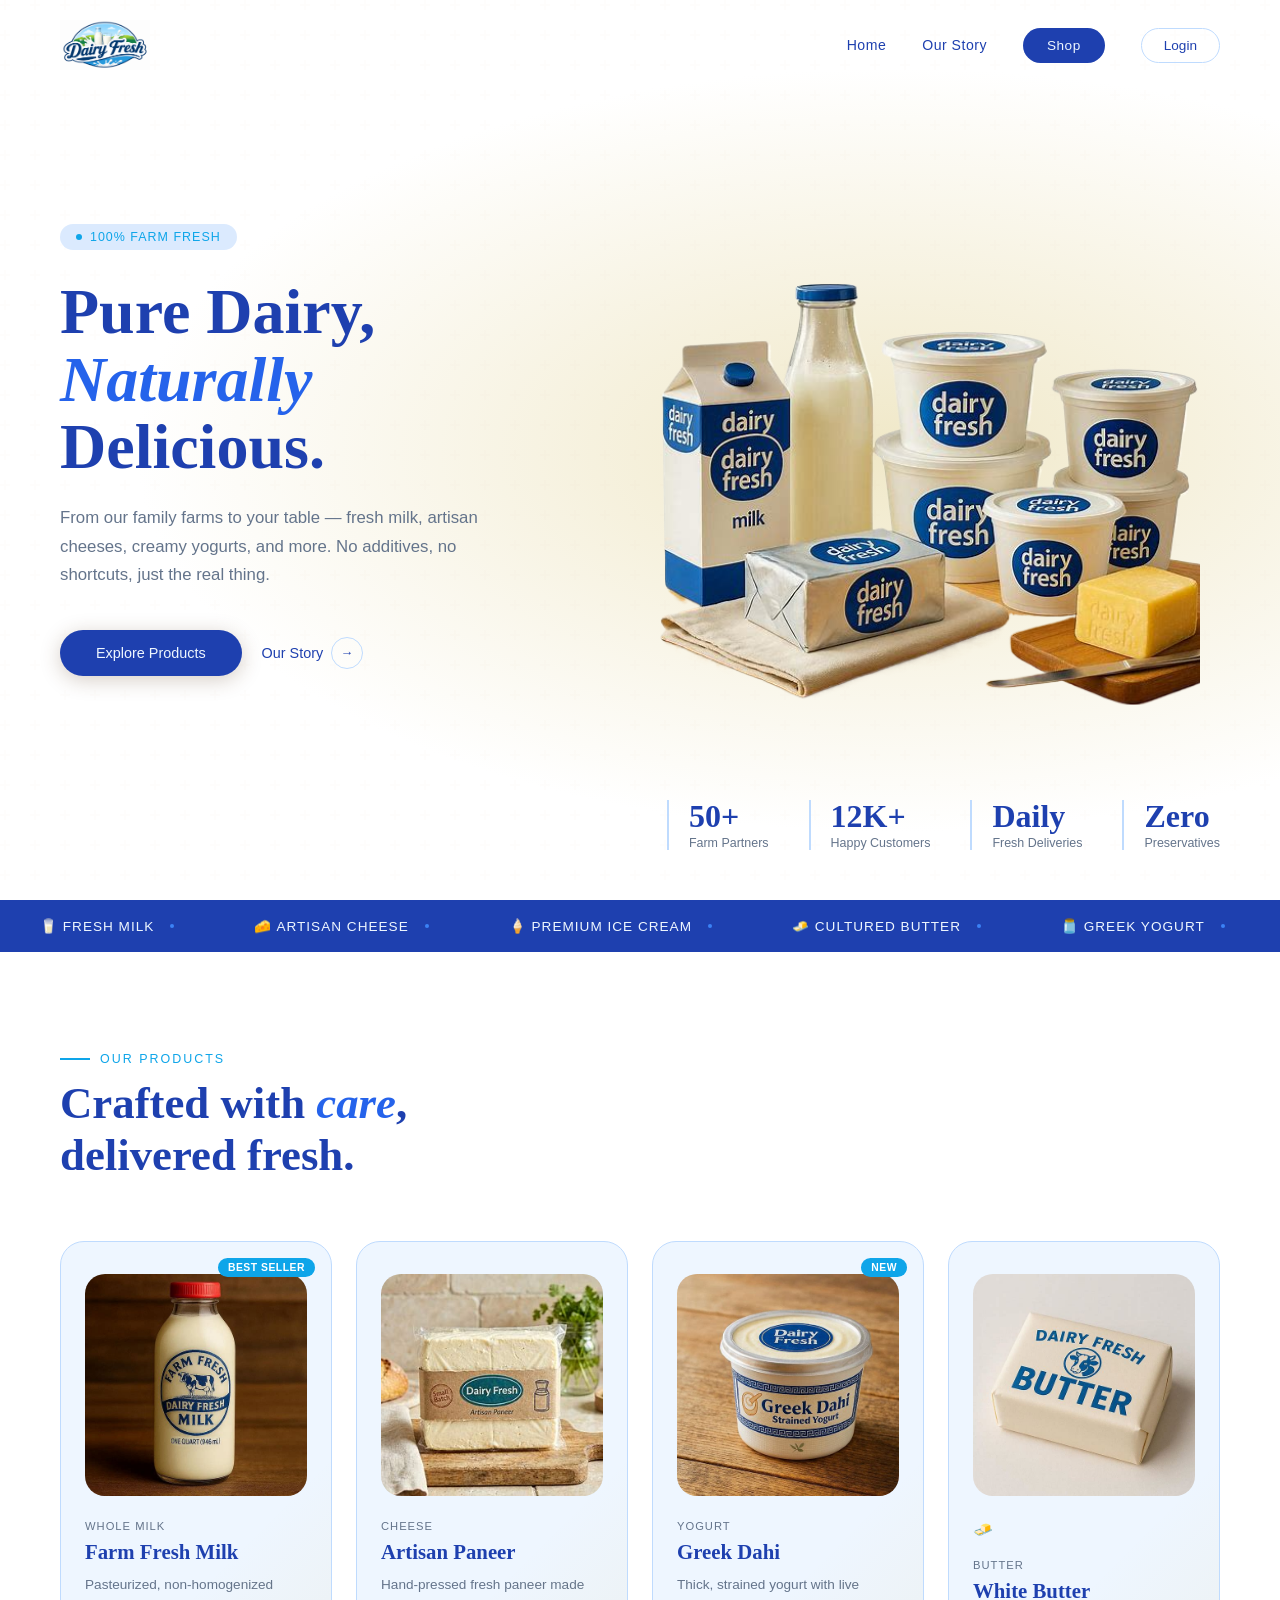
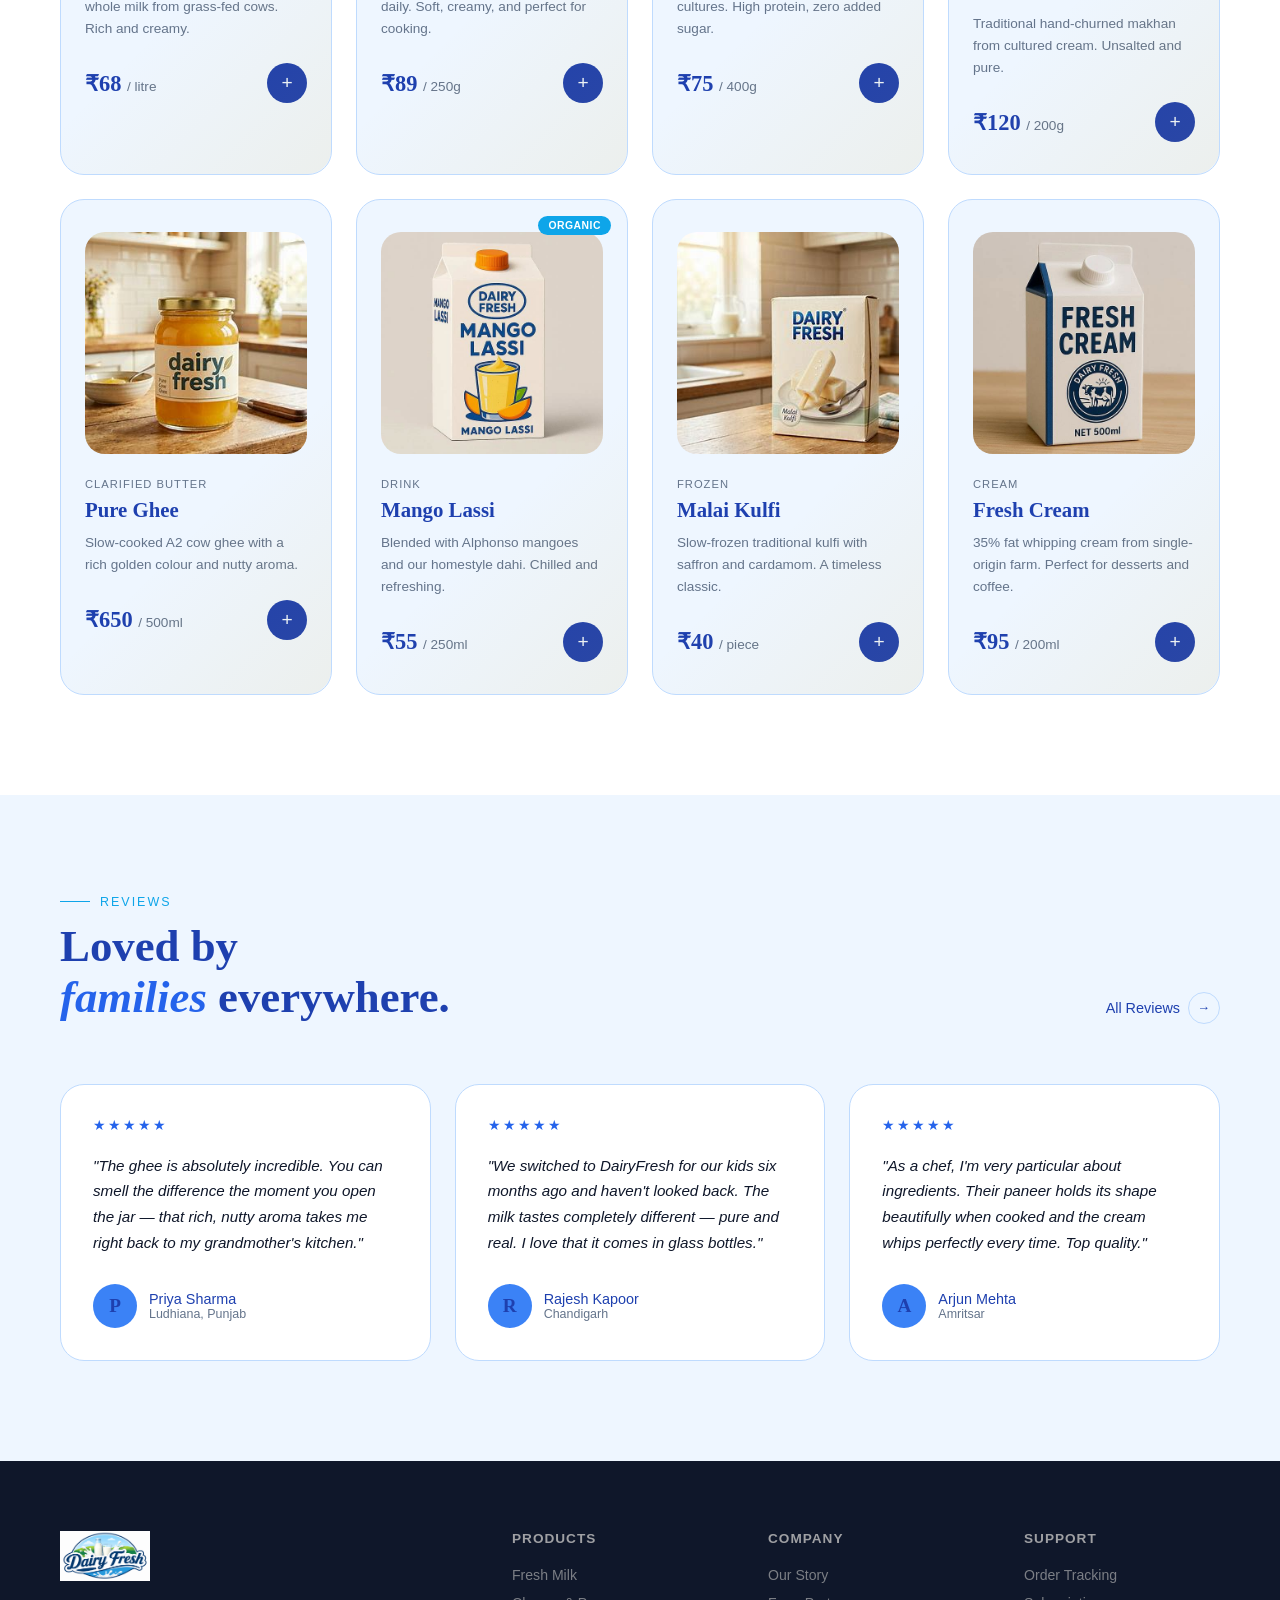
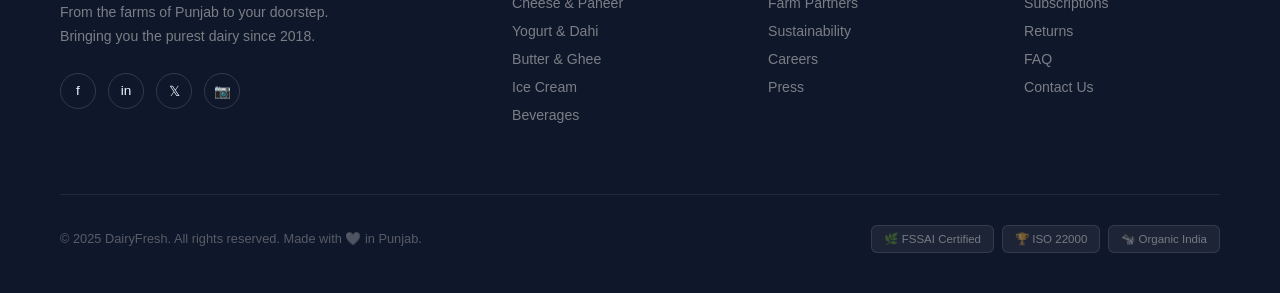
<file: index.html>
<!DOCTYPE html>
<html lang="en">
<head>
<meta charset="UTF-8">
<meta name="viewport" content="width=device-width, initial-scale=1.0">
<title>DairyFresh — Farm to Table</title>
<link rel="preconnect" href="https://fonts.googleapis.com">
<link rel="stylesheet" href="style.css">
</head>
<body>



<!-- NAV -->
 <header class="navbar">
<nav id="nav">
       <a href="index.html" class="logo">
    <div class="logo-icon">
      <img src="product pics/ChatGPT Image Jun 5, 2026, 11_29_24 AM.png" alt="">
    </div>
  </a>
  <ul>
    <li><a href="index.html">Home</a></li>
    <li><a href="about.html">Our Story</a></li>
    <li><a href="#products" class="nav-cta">Shop</a></li>
    <li><button class="nav-login" id="navLoginBtn" onclick="openAuth()">Login</button></li>
  </ul>
  <button class="hamburger" aria-label="Menu" onclick="showMenu()">
    <span></span><span></span><span></span>
  </button>
</nav>
</header>
<!-- HERO -->
<section class="hero">
  <div class="hero-bg"></div>
  <div class="hero-texture"></div>
  <div class="hero-left">
    <div class="hero-tag"><span></span> 100% Farm Fresh</div>
    <h1>Pure Dairy,<br><em>Naturally</em><br>Delicious.</h1>
    <p class="hero-desc">From our family farms to your table — fresh milk, artisan cheeses, creamy yogurts, and more. No additives, no shortcuts, just the real thing.</p>
    <div class="hero-actions">
      <a href="#products" class="btn-primary">Explore Products</a>
      <a href="about.html" class="btn-ghost">Our Story <span class="arrow">→</span></a>
    </div>
  </div>
  <div class="hero-right">
    <div class="hero-visual">
      <img src="product pics/OIG3-fotor-bg-remover-2026060591858.png" alt="">
    </div>
  </div>
  <div class="hero-stats">
    <div class="stat"><div class="stat-num">50+</div><div class="stat-label">Farm Partners</div></div>
    <div class="stat"><div class="stat-num">12K+</div><div class="stat-label">Happy Customers</div></div>
    <div class="stat"><div class="stat-num">Daily</div><div class="stat-label">Fresh Deliveries</div></div>
    <div class="stat"><div class="stat-num">Zero</div><div class="stat-label">Preservatives</div></div>
  </div>
</section>

<!-- MARQUEE -->
<div class="marquee-section">
  <div class="marquee-track" id="marquee">
    <div class="marquee-item">🥛 Fresh Milk <span class="marquee-dot"></span></div>
    <div class="marquee-item">🧀 Artisan Cheese <span class="marquee-dot"></span></div>
    <div class="marquee-item">🍦 Premium Ice Cream <span class="marquee-dot"></span></div>
    <div class="marquee-item">🧈 Cultured Butter <span class="marquee-dot"></span></div>
    <div class="marquee-item">🫙 Greek Yogurt <span class="marquee-dot"></span></div>
    <div class="marquee-item">🥛 Organic Cream <span class="marquee-dot"></span></div>
    <div class="marquee-item">🧀 Paneer <span class="marquee-dot"></span></div>
    <div class="marquee-item">🍼 Baby Dairy <span class="marquee-dot"></span></div>
    <div class="marquee-item">🥛 Fresh Milk <span class="marquee-dot"></span></div>
    <div class="marquee-item">🧀 Artisan Cheese <span class="marquee-dot"></span></div>
    <div class="marquee-item">🍦 Premium Ice Cream <span class="marquee-dot"></span></div>
    <div class="marquee-item">🧈 Cultured Butter <span class="marquee-dot"></span></div>
    <div class="marquee-item">🫙 Greek Yogurt <span class="marquee-dot"></span></div>
    <div class="marquee-item">🥛 Organic Cream <span class="marquee-dot"></span></div>
    <div class="marquee-item">🧀 Paneer <span class="marquee-dot"></span></div>
    <div class="marquee-item">🍼 Baby Dairy <span class="marquee-dot"></span></div>
  </div>
</div>

<!-- PRODUCTS -->
<section class="products" id="products">
  <div class="section-label">Our Products</div>
  <h2 class="section-title">Crafted with <em>care</em>,<br>delivered fresh.</h2>
  <div class="products-grid">
    <div class="product-card reveal">
      <span class="badge">Best Seller</span>
      <div class="product-emoji"><img src="product pics/Farm Fresh Milk.jfif" alt=""></div>
      <div class="product-tag">Whole Milk</div>
      <div class="product-name">Farm Fresh Milk</div>
      <div class="product-desc">Pasteurized, non-homogenized whole milk from grass-fed cows. Rich and creamy.</div>
      <div class="product-footer">
        <div class="product-price">₹68 <span>/ litre</span></div>
        <button class="add-btn" onclick="addToCart('Farm Fresh Milk')">+</button>
      </div>
    </div>
    <div class="product-card reveal">
      <div class="product-emoji"><img src="product pics/Artisan Paneer.jfif" alt=""></div>
      <div class="product-tag">Cheese</div>
      <div class="product-name">Artisan Paneer</div>
      <div class="product-desc">Hand-pressed fresh paneer made daily. Soft, creamy, and perfect for cooking.</div>
      <div class="product-footer">
        <div class="product-price">₹89 <span>/ 250g</span></div>
        <button class="add-btn" onclick="addToCart('Artisan Paneer')">+</button>
      </div>
    </div>
    <div class="product-card reveal">
      <span class="badge">New</span>
      <div class="product-emoji"><img src="product pics/Greek Dahi.jfif" alt=""></div>
      <div class="product-tag">Yogurt</div>
      <div class="product-name">Greek Dahi</div>
      <div class="product-desc">Thick, strained yogurt with live cultures. High protein, zero added sugar.</div>
      <div class="product-footer">
        <div class="product-price">₹75 <span>/ 400g</span></div>
        <button class="add-btn" onclick="addToCart('Greek Dahi')">+</button>
      </div>
    </div>
    <div class="product-card reveal">
      <div class="product-emoji"><img src="product pics/White Butter.jfif" alt=""></div><span class="product-emoji">🧈</span>
      <div class="product-tag">Butter</div>
      <div class="product-name">White Butter</div>
      <div class="product-desc">Traditional hand-churned makhan from cultured cream. Unsalted and pure.</div>
      <div class="product-footer">
        <div class="product-price">₹120 <span>/ 200g</span></div>
        <button class="add-btn" onclick="addToCart('White Butter')">+</button>
      </div>
    </div>
    <div class="product-card reveal">
      <div class="product-emoji"><img src="product pics/Ghee.jpg" alt=""></div>
      <div class="product-tag">Clarified Butter</div>
      <div class="product-name">Pure Ghee</div>
      <div class="product-desc">Slow-cooked A2 cow ghee with a rich golden colour and nutty aroma.</div>
      <div class="product-footer">
        <div class="product-price">₹650 <span>/ 500ml</span></div>
        <button class="add-btn" onclick="addToCart('Pure Ghee')">+</button>
      </div>
    </div>
    <div class="product-card reveal">
      <span class="badge">Organic</span>
      <div class="product-emoji"><img src="product pics/Mango Lassi.jfif" alt=""></div>
      <div class="product-tag">Drink</div>
      <div class="product-name">Mango Lassi</div>
      <div class="product-desc">Blended with Alphonso mangoes and our homestyle dahi. Chilled and refreshing.</div>
      <div class="product-footer">
        <div class="product-price">₹55 <span>/ 250ml</span></div>
        <button class="add-btn" onclick="addToCart('Mango Lassi')">+</button>
      </div>
    </div>
    <div class="product-card reveal">
      <div class="product-emoji"><img src="product pics/Malai Kulfi.jfif" alt=""></div>
      <div class="product-tag">Frozen</div>
      <div class="product-name">Malai Kulfi</div>
      <div class="product-desc">Slow-frozen traditional kulfi with saffron and cardamom. A timeless classic.</div>
      <div class="product-footer">
        <div class="product-price">₹40 <span>/ piece</span></div>
        <button class="add-btn" onclick="addToCart('Malai Kulfi')">+</button>
      </div>
    </div>
    <div class="product-card reveal">
      <div class="product-emoji"><img src="product pics/Fresh Cream.jfif" alt=""></div>
      <div class="product-tag">Cream</div>
      <div class="product-name">Fresh Cream</div>
      <div class="product-desc">35% fat whipping cream from single-origin farm. Perfect for desserts and coffee.</div>
      <div class="product-footer">
        <div class="product-price">₹95 <span>/ 200ml</span></div>
        <button class="add-btn" onclick="addToCart('Fresh Cream')">+</button>
      </div>
    </div>
  </div>
</section>

<!-- WHY -->


<!-- TESTIMONIALS -->
<section class="testimonials" id="testimonials">
  <div class="section-header">
    <div>
      <div class="section-label">Reviews</div>
      <h2 class="section-title" style="margin-bottom:0">Loved by<br><em>families</em> everywhere.</h2>
    </div>
    <a href="#" class="btn-ghost" style="flex-shrink:0">All Reviews <span class="arrow">→</span></a>
  </div>
  <div class="testi-grid">
    <div class="testi-card reveal">
      <div class="stars">★★★★★</div>
      <p class="testi-text">"The ghee is absolutely incredible. You can smell the difference the moment you open the jar — that rich, nutty aroma takes me right back to my grandmother's kitchen."</p>
      <div class="testi-author">
        <div class="author-avatar">P</div>
        <div>
          <div class="author-name">Priya Sharma</div>
          <div class="author-loc">Ludhiana, Punjab</div>
        </div>
      </div>
    </div>
    <div class="testi-card reveal">
      <div class="stars">★★★★★</div>
      <p class="testi-text">"We switched to DairyFresh for our kids six months ago and haven't looked back. The milk tastes completely different — pure and real. I love that it comes in glass bottles."</p>
      <div class="testi-author">
        <div class="author-avatar">R</div>
        <div>
          <div class="author-name">Rajesh Kapoor</div>
          <div class="author-loc">Chandigarh</div>
        </div>
      </div>
    </div>
    <div class="testi-card reveal">
      <div class="stars">★★★★★</div>
      <p class="testi-text">"As a chef, I'm very particular about ingredients. Their paneer holds its shape beautifully when cooked and the cream whips perfectly every time. Top quality."</p>
      <div class="testi-author">
        <div class="author-avatar">A</div>
        <div>
          <div class="author-name">Arjun Mehta</div>
          <div class="author-loc">Amritsar</div>
        </div>
      </div>
    </div>
  </div>
</section>

<!-- FOOTER -->
<footer>
  <div class="footer-top">
    <div class="footer-brand">
       <a href="index.html" class="logo">
    <div class="logo-icon">
      <img src="product pics/ChatGPT Image Jun 5, 2026, 11_29_24 AM.png" alt="">
    </div>
  </a>
      <p>From the farms of Punjab to your doorstep. Bringing you the purest dairy since 2018.</p>
      <div class="footer-socials">
        <a class="social-btn" href="#">f</a>
        <a class="social-btn" href="#">in</a>
        <a class="social-btn" href="#">𝕏</a>
        <a class="social-btn" href="#">📷</a>
      </div>
    </div>
    <div class="footer-col">
      <h4>Products</h4>
      <ul>
        <li><a href="#">Fresh Milk</a></li>
        <li><a href="#">Cheese & Paneer</a></li>
        <li><a href="#">Yogurt & Dahi</a></li>
        <li><a href="#">Butter & Ghee</a></li>
        <li><a href="#">Ice Cream</a></li>
        <li><a href="#">Beverages</a></li>
      </ul>
    </div>
    <div class="footer-col">
      <h4>Company</h4>
      <ul>
        <li><a href="#">Our Story</a></li>
        <li><a href="#">Farm Partners</a></li>
        <li><a href="#">Sustainability</a></li>
        <li><a href="#">Careers</a></li>
        <li><a href="#">Press</a></li>
      </ul>
    </div>
    <div class="footer-col">
      <h4>Support</h4>
      <ul>
        <li><a href="#">Order Tracking</a></li>
        <li><a href="#">Subscriptions</a></li>
        <li><a href="#">Returns</a></li>
        <li><a href="#">FAQ</a></li>
        <li><a href="#">Contact Us</a></li>
      </ul>
    </div>
  </div>
  <div class="footer-bottom">
    <p>© 2025 DairyFresh. All rights reserved. Made with 🤍 in Punjab.</p>
    <div class="footer-badges">
      <div class="badge-cert">🌿 FSSAI Certified</div>
      <div class="badge-cert">🏆 ISO 22000</div>
      <div class="badge-cert">🐄 Organic India</div>
    </div>
  </div>
</footer>


<!-- AUTH MODAL -->
<div class="auth-overlay" id="authOverlay" onclick="handleOverlayClick(event)">
  <div class="auth-modal" id="authModal">
    <button class="auth-close" onclick="closeAuth()" aria-label="Close">✕</button>
    <div class="auth-tabs">
      <button class="auth-tab active" id="tabLogin" onclick="switchTab('login')">Login</button>
      <button class="auth-tab" id="tabSignup" onclick="switchTab('signup')">Sign Up</button>
    </div>

    <!-- LOGIN PANEL -->
    <div class="auth-panel active" id="panelLogin">
      <div class="auth-title">Welcome back 👋</div>
      <p class="auth-sub">Sign in to manage your orders, subscriptions, and exclusive offers.</p>
      <div class="auth-error" id="loginError"></div>
      <div class="auth-form">
        <input type="email" id="authEmail" placeholder="Email address" autocomplete="email">
        <input type="password" id="authPassword" placeholder="Password" autocomplete="current-password">
        <button class="btn-primary" onclick="handleAuthLogin()">Login →</button>
      </div>
      <p class="auth-divider">Don't have an account? <a onclick="switchTab('signup')">Sign up free</a></p>
    </div>

    <!-- SIGNUP PANEL -->
    <div class="auth-panel" id="panelSignup">
      <div class="auth-title">Join DairyFresh 🌿</div>
      <p class="auth-sub">Create your account and get 10% off your first order.</p>
      <div class="auth-error" id="signupError"></div>
      <div class="auth-form">
        <div class="input-row">
          <input type="text" id="signupFirst" placeholder="First name" autocomplete="given-name">
          <input type="text" id="signupLast" placeholder="Last name" autocomplete="family-name">
        </div>
        <input type="email" id="signupEmail" placeholder="Email address" autocomplete="email">
        <input type="password" id="signupPassword" placeholder="Password (min 8 chars)" autocomplete="new-password">
        <input type="password" id="signupConfirm" placeholder="Confirm password" autocomplete="new-password">
        <button class="btn-primary" onclick="handleAuthSignup()">Create Account →</button>
      </div>
      <p class="auth-divider">Already have an account? <a onclick="switchTab('login')">Login</a></p>
    </div>

    <!-- SUCCESS STATE -->
    <div class="auth-panel" id="panelSuccess">
      <div class="auth-success">
        <div class="auth-success-icon">🎉</div>
        <h3 id="successTitle">You're in!</h3>
        <p id="successMsg">Welcome back to DairyFresh.</p>
      </div>
    </div>
  </div>
</div>

<div class="cart-toast" id="cartToast">🛒 <span id="cartMsg">Added to cart!</span></div>
<script src="script.js"></script>
</body>
</html>
</file>
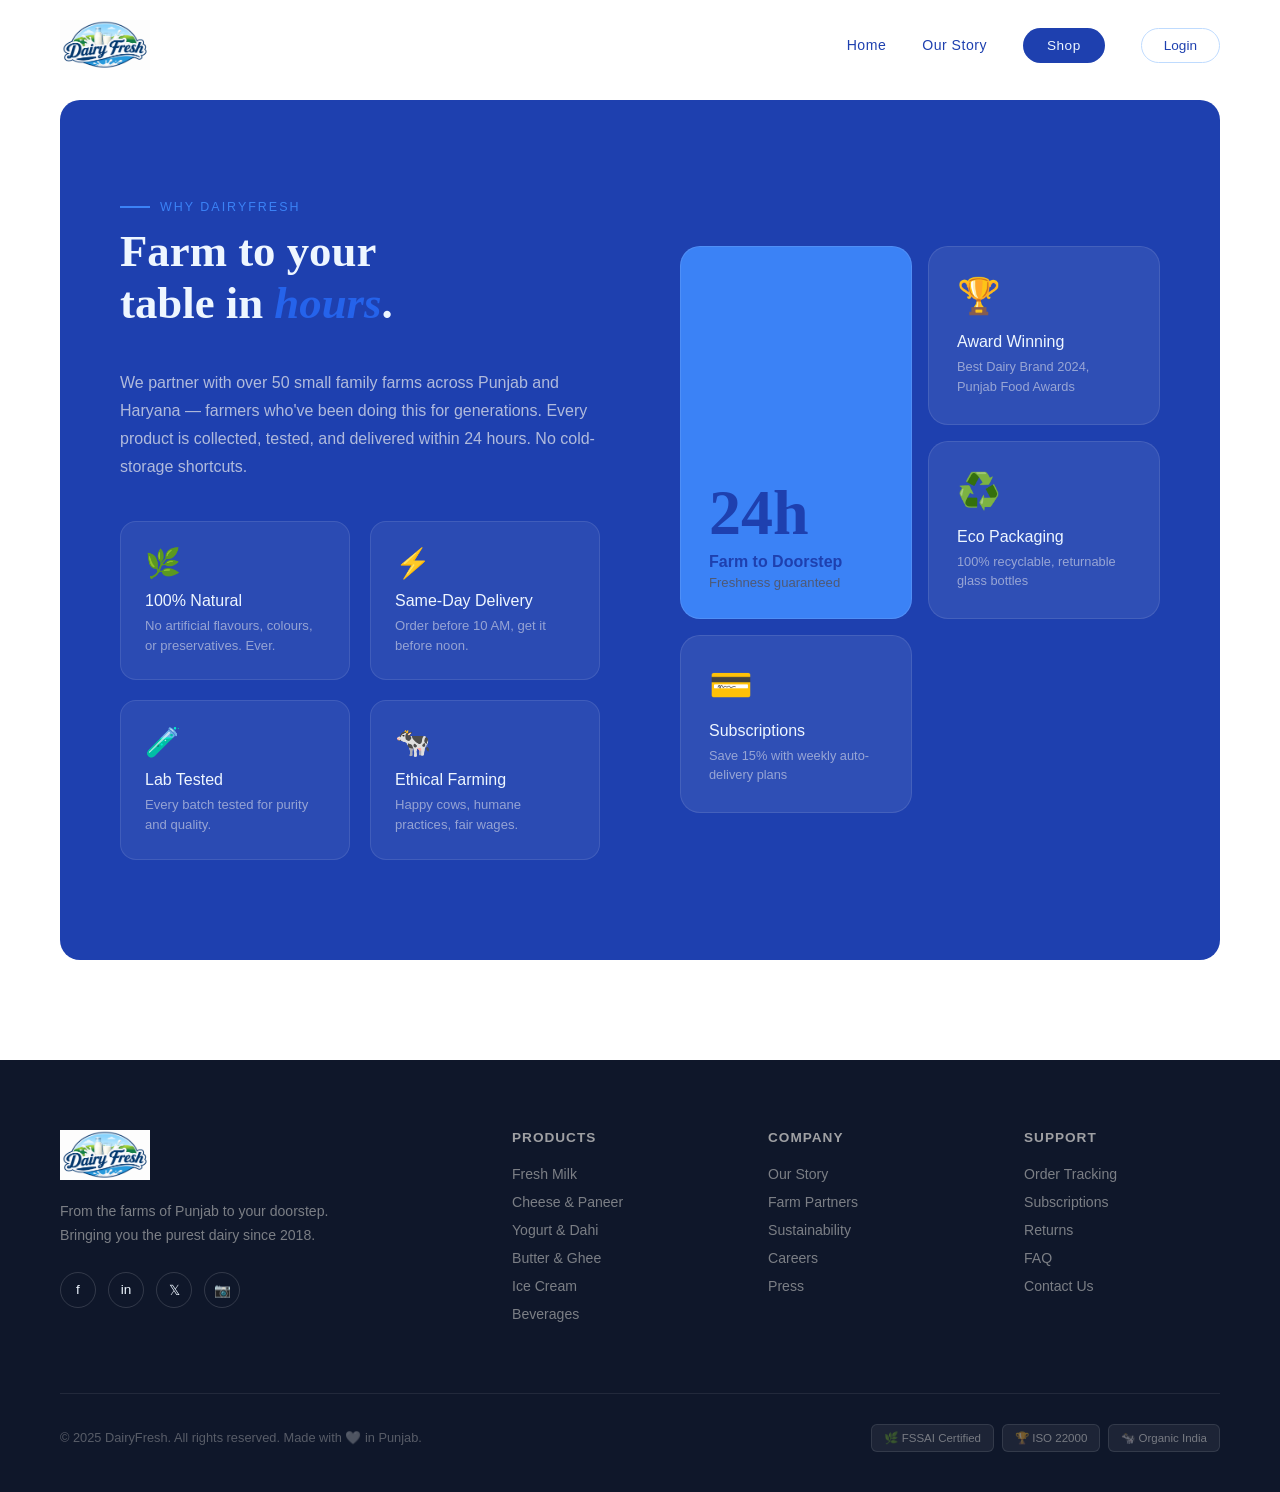
<file: about.html>
<!DOCTYPE html>
<html lang="en">
<head>
    <meta charset="UTF-8">
    <meta name="viewport" content="width=device-width, initial-scale=1.0">
    <title>DairyFresh — Farm to Table</title>
     <link rel="preconnect" href="https://fonts.googleapis.com">
<link rel="stylesheet" href="style.css">
</head>
<body>

 <header class="navbar">
<nav id="nav">
       <a href="index.html" class="logo">
    <div class="logo-icon">
      <img src="product pics/ChatGPT Image Jun 5, 2026, 11_29_24 AM.png" alt="">
    </div>
  </a>
  <ul>
    <li><a href="index.html">Home</a></li>
    <li><a href="about.html">Our Story</a></li>
    <li><a href="index.html#products" class="nav-cta">Shop</a></li>
    <li><button class="nav-login" id="navLoginBtn" onclick="openAuth()">Login</button></li>
  </ul>
  <button class="hamburger" aria-label="Menu" onclick="showMenu()">
    <span></span><span></span><span></span>
  </button>
</nav>
 </header>
<section class="why" id="why">
  <div class="why-left reveal">
    <div class="section-label">Why DairyFresh</div>
    <h2 class="section-title">Farm to your<br>table in <em>hours</em>.</h2>
    <p class="why-desc">We partner with over 50 small family farms across Punjab and Haryana — farmers who've been doing this for generations. Every product is collected, tested, and delivered within 24 hours. No cold-storage shortcuts.</p>
    <div class="why-features">
      <div class="feature">
        <div class="feature-icon">🌿</div>
        <div class="feature-name">100% Natural</div>
        <div class="feature-text">No artificial flavours, colours, or preservatives. Ever.</div>
      </div>
      <div class="feature">
        <div class="feature-icon">⚡</div>
        <div class="feature-name">Same-Day Delivery</div>
        <div class="feature-text">Order before 10 AM, get it before noon.</div>
      </div>
      <div class="feature">
        <div class="feature-icon">🧪</div>
        <div class="feature-name">Lab Tested</div>
        <div class="feature-text">Every batch tested for purity and quality.</div>
      </div>
      <div class="feature">
        <div class="feature-icon">🐄</div>
        <div class="feature-name">Ethical Farming</div>
        <div class="feature-text">Happy cows, humane practices, fair wages.</div>
      </div>
    </div>
  </div>
  <div class="why-right reveal">
    <div class="why-card tall">
      <div class="card-num">24h</div>
      <div class="card-label">Farm to Doorstep</div>
      <div class="card-sub">Freshness guaranteed</div>
    </div>
    <div class="why-card">
      <div class="card-icon">🏆</div>
      <div class="card-title">Award Winning</div>
      <div class="card-text">Best Dairy Brand 2024, Punjab Food Awards</div>
    </div>
    <div class="why-card">
      <div class="card-icon">♻️</div>
      <div class="card-title">Eco Packaging</div>
      <div class="card-text">100% recyclable, returnable glass bottles</div>
    </div>
    <div class="why-card">
      <div class="card-icon">💳</div>
      <div class="card-title">Subscriptions</div>
      <div class="card-text">Save 15% with weekly auto-delivery plans</div>
    </div>
  </div>
</section>
<footer>
  <div class="footer-top">
    <div class="footer-brand">
       <a href="index.html" class="logo">
    <div class="logo-icon">
      <img src="product pics/ChatGPT Image Jun 5, 2026, 11_29_24 AM.png" alt="">
    </div>
  </a>
      <p>From the farms of Punjab to your doorstep. Bringing you the purest dairy since 2018.</p>
      <div class="footer-socials">
        <a class="social-btn" href="#">f</a>
        <a class="social-btn" href="#">in</a>
        <a class="social-btn" href="#">𝕏</a>
        <a class="social-btn" href="#">📷</a>
      </div>
    </div>
    <div class="footer-col">
      <h4>Products</h4>
      <ul>
        <li><a href="#">Fresh Milk</a></li>
        <li><a href="#">Cheese & Paneer</a></li>
        <li><a href="#">Yogurt & Dahi</a></li>
        <li><a href="#">Butter & Ghee</a></li>
        <li><a href="#">Ice Cream</a></li>
        <li><a href="#">Beverages</a></li>
      </ul>
    </div>
    <div class="footer-col">
      <h4>Company</h4>
      <ul>
        <li><a href="#">Our Story</a></li>
        <li><a href="#">Farm Partners</a></li>
        <li><a href="#">Sustainability</a></li>
        <li><a href="#">Careers</a></li>
        <li><a href="#">Press</a></li>
      </ul>
    </div>
    <div class="footer-col">
      <h4>Support</h4>
      <ul>
        <li><a href="#">Order Tracking</a></li>
        <li><a href="#">Subscriptions</a></li>
        <li><a href="#">Returns</a></li>
        <li><a href="#">FAQ</a></li>
        <li><a href="#">Contact Us</a></li>
      </ul>
    </div>
  </div>
  <div class="footer-bottom">
    <p>© 2025 DairyFresh. All rights reserved. Made with 🤍 in Punjab.</p>
    <div class="footer-badges">
      <div class="badge-cert">🌿 FSSAI Certified</div>
      <div class="badge-cert">🏆 ISO 22000</div>
      <div class="badge-cert">🐄 Organic India</div>
    </div>
  </div>
</footer>

<!-- AUTH MODAL -->
<div class="auth-overlay" id="authOverlay" onclick="handleOverlayClick(event)">
  <div class="auth-modal" id="authModal">
    <button class="auth-close" onclick="closeAuth()" aria-label="Close">✕</button>
    <div class="auth-tabs">
      <button class="auth-tab active" id="tabLogin" onclick="switchTab('login')">Login</button>
      <button class="auth-tab" id="tabSignup" onclick="switchTab('signup')">Sign Up</button>
    </div>
    <div class="auth-panel active" id="panelLogin">
      <div class="auth-title">Welcome back 👋</div>
      <p class="auth-sub">Sign in to manage your orders, subscriptions, and exclusive offers.</p>
      <div class="auth-error" id="loginError"></div>
      <div class="auth-form">
        <input type="email" id="authEmail" placeholder="Email address" autocomplete="email">
        <input type="password" id="authPassword" placeholder="Password" autocomplete="current-password">
        <button class="btn-primary" onclick="handleAuthLogin()">Login →</button>
      </div>
      <p class="auth-divider">Don't have an account? <a onclick="switchTab('signup')">Sign up free</a></p>
    </div>
    <div class="auth-panel" id="panelSignup">
      <div class="auth-title">Join DairyFresh 🌿</div>
      <p class="auth-sub">Create your account and get 10% off your first order.</p>
      <div class="auth-error" id="signupError"></div>
      <div class="auth-form">
        <div class="input-row">
          <input type="text" id="signupFirst" placeholder="First name" autocomplete="given-name">
          <input type="text" id="signupLast" placeholder="Last name" autocomplete="family-name">
        </div>
        <input type="email" id="signupEmail" placeholder="Email address" autocomplete="email">
        <input type="password" id="signupPassword" placeholder="Password (min 8 chars)" autocomplete="new-password">
        <input type="password" id="signupConfirm" placeholder="Confirm password" autocomplete="new-password">
        <button class="btn-primary" onclick="handleAuthSignup()">Create Account →</button>
      </div>
      <p class="auth-divider">Already have an account? <a onclick="switchTab('login')">Login</a></p>
    </div>
    <div class="auth-panel" id="panelSuccess">
      <div class="auth-success">
        <div class="auth-success-icon">🎉</div>
        <h3 id="successTitle">You're in!</h3>
        <p id="successMsg">Welcome back to DairyFresh.</p>
      </div>
    </div>
  </div>
</div>
<script src="script.js"></script>
</body>
</html>
</file>
<file: style.css>
*, *::before, *::after { box-sizing: border-box; margin: 0; padding: 0; }

  :root {
  --cream: #eef6ff;
  --warm-white: #ffffff;
  --butter: #3b82f6;
  --gold: #2563eb;
  --brown: #1e40af;
  --dark: #0f172a;
  --green: #0ea5e9;
  --light-green: #dbeafe;
  --muted: #64748b;
  --border: #bfdbfe;
}

  html { scroll-behavior: smooth; }

  body {
    font-family: 'DM Sans', sans-serif;
    background: var(--warm-white);
    color: var(--dark);
    overflow-x: hidden;
   
  }


  /* NAV */
  .navbar{
    position: fixed; top: 0; width: 100%; z-index: 100;
    padding: 5px 40px;
  }
  nav {
    width: 100%;
    padding: 15px 20px;
    border-radius:20px;
    height: 100%;
    display: flex; align-items: center; justify-content: space-between;
    transition: background 0.4s, box-shadow 0.4s;
  }
  nav.scrolled {
    background: rgb(227 233 253 / 95%);
    backdrop-filter: blur(12px);
    box-shadow: 0 1px 0 var(--border);
  }
  .logo {
    font-family: 'Playfair Display', serif;
    font-size: 1.6rem; font-weight: 900;
    color: var(--brown);
    letter-spacing: -0.5px;
    text-decoration: none;
    display: flex; align-items: center; gap: 10px;
  }
  .logo-icon {
    height: 50px;
    border-radius: 50%;
    display: flex; align-items: center; justify-content: center;
    font-size: 1.1rem;
  }
  .logo-icon img{
    width: auto;
    height:100%;
  }
  nav ul { list-style: none; display: flex; gap: 36px; align-items: center;}
  nav ul a {
    font-size: 0.88rem; font-weight: 500;
    color: var(--brown); text-decoration: none;
    letter-spacing: 0.5px;
    position: relative;
    transition: color 0.2s;
  }
  nav ul a::after {
    content: ''; position: absolute; bottom: -3px; left: 0;
    width: 0; height: 1.5px; background: var(--butter);
    transition: width 0.3s ease;
  }
  nav ul a:hover::after { width: 100%; }
  .nav-cta {
    background: var(--brown); color: var(--cream) !important;
    padding: 10px 24px; border-radius: 40px;
    font-size: 0.85rem !important;
    transition: background 0.3s !important;
  }
  .nav-cta::after { display: none !important; }
  .nav-cta:hover { background: var(--green) !important; }

  /* HERO */
  .hero {
    min-height: 100vh;
    display: grid; grid-template-columns: 1fr 1fr;
    align-items: center;
    padding: 0 60px;
    position: relative;
    overflow: hidden;
  }
  .hero-bg {
    position: absolute; inset: 0;
    background: radial-gradient(ellipse at 70% 50%, #f0e8c8 0%, var(--warm-white) 60%);
    z-index: 0;
  }
  .hero-texture {
    position: absolute; inset: 0; z-index: 1;
    background-image: url("data:image/svg+xml,%3Csvg width='60' height='60' viewBox='0 0 60 60' xmlns='http://www.w3.org/2000/svg'%3E%3Cg fill='none' fill-rule='evenodd'%3E%3Cg fill='%23c8a96e' fill-opacity='0.05'%3E%3Cpath d='M36 34v-4h-2v4h-4v2h4v4h2v-4h4v-2h-4zm0-30V0h-2v4h-4v2h4v4h2V6h4V4h-4zM6 34v-4H4v4H0v2h4v4h2v-4h4v-2H6zM6 4V0H4v4H0v2h4v4h2V6h4V4H6z'/%3E%3C/g%3E%3C/g%3E%3C/svg%3E");
    opacity: 0.4;
  }
  .hero-left { position: relative; z-index: 2; padding-top: 80px; }
  .hero-tag {
    display: inline-flex; align-items: center; gap: 8px;
    background: var(--light-green); color: var(--green);
    padding: 6px 16px; border-radius: 40px;
    font-size: 0.78rem; font-weight: 500; letter-spacing: 1px;
    text-transform: uppercase; margin-bottom: 28px;
    animation: fadeUp 0.8s ease 0.2s both;
  }
  .hero-tag span { width: 6px; height: 6px; background: var(--green); border-radius: 50%; }
  h1 {
    font-family: 'Playfair Display', serif;
    font-size: clamp(3rem, 5vw, 5.5rem);
    line-height: 1.05; font-weight: 900;
    color: var(--brown);
    margin-bottom: 24px;
    animation: fadeUp 0.8s ease 0.3s both;
  }
  h1 em { color: var(--gold); font-style: italic; }
  .hero-desc {
    font-size: 1.05rem; color: var(--muted); line-height: 1.7;
    max-width: 440px; margin-bottom: 40px;
    font-weight: 300;
    animation: fadeUp 0.8s ease 0.4s both;
  }
  .hero-actions {
    display: flex; align-items: center; gap: 20px;
    animation: fadeUp 0.8s ease 0.5s both;
  }
  .btn-primary {
    background: var(--brown); color: var(--cream);
    padding: 15px 36px; border-radius: 50px;
    font-size: 0.9rem; font-weight: 500;
    text-decoration: none; border: none;
    transition: transform 0.2s, box-shadow 0.2s, background 0.3s;
    box-shadow: 0 4px 20px rgba(92,61,30,0.25);
  }
  .btn-primary:hover {
    transform: translateY(-2px);
    box-shadow: 0 8px 28px rgba(92,61,30,0.35);
    background: var(--green);
  }
  .btn-ghost {
    color: var(--brown); font-size: 0.9rem; font-weight: 500;
    text-decoration: none; display: flex; align-items: center; gap: 8px;
    transition: gap 0.2s;
  }
  .btn-ghost:hover { gap: 14px; }
  .btn-ghost .arrow {
    width: 32px; height: 32px;
    border: 1.5px solid var(--border);
    border-radius: 50%;
    display: flex; align-items: center; justify-content: center;
    font-size: 0.8rem;
    transition: background 0.2s, border-color 0.2s;
  }
  .btn-ghost:hover .arrow { background: var(--butter); border-color: var(--butter); }
   .hero-left{
    padding: 0;
   }
  .hero-right {
    position: relative; z-index: 2;
    display: flex; justify-content: center; align-items: center;
    padding-top: 80px;
    animation: fadeIn 1s ease 0.4s both;
  }
  .hero-visual {
    width: 480px; height: 480px;
    border-radius: 60% 40% 55% 45% / 50% 60% 40% 50%;
    position: relative;
    display: flex; align-items: center; justify-content: center;
  }
  @keyframes morph {
    0%,100% { border-radius: 60% 40% 55% 45% / 50% 60% 40% 50%; }
    33% { border-radius: 45% 55% 40% 60% / 60% 40% 55% 45%; }
    66% { border-radius: 55% 45% 60% 40% / 45% 55% 45% 55%; }
  }
  .hero-img-emoji { font-size: 8rem; filter: drop-shadow(0 10px 20px rgba(0,0,0,0.1)); }
  .hero-float {
    position: absolute;
    background: white;
    border-radius: 16px;
    padding: 14px 18px;
    box-shadow: 0 8px 30px rgba(0,0,0,0.08);
    display: flex; align-items: center; gap: 10px;
    font-size: 0.82rem; font-weight: 500; color: var(--brown);
  }
  .hero-float-1 { top: 60px; left: -20px; animation: float1 4s ease-in-out infinite; }
  .hero-float-2 { bottom: 80px; right: -30px; animation: float2 5s ease-in-out infinite; }
  .hero-float-3 { bottom: 160px; left: -40px; animation: float1 3.5s ease-in-out infinite 1s; }
  @keyframes float1 { 0%,100% { transform: translateY(0); } 50% { transform: translateY(-12px); } }
  @keyframes float2 { 0%,100% { transform: translateY(0); } 50% { transform: translateY(10px); } }

  .hero-stats {
    position: absolute; bottom: 50px;  right: 60px;
    display: flex; gap: 40px; z-index: 2;
    animation: fadeUp 0.8s ease 0.6s both;
  }
  .stat { border-left: 2px solid var(--border); padding-left: 20px; }
  .stat-num {
    font-family: 'Playfair Display', serif;
    font-size: 2rem; font-weight: 700; color: var(--brown);
    line-height: 1;
  }
  .stat-label { font-size: 0.78rem; color: var(--muted); margin-top: 4px; }

  /* MARQUEE */
  .marquee-section {
    background: var(--brown);
    padding: 18px 0; overflow: hidden;
    display: flex; gap: 0;
  }
  .marquee-track {
    display: flex; gap: 0;
    animation: marquee 20s linear infinite;
    white-space: nowrap;
  }
  .marquee-item {
    color: var(--cream); font-size: 0.85rem; font-weight: 500;
    letter-spacing: 1px; text-transform: uppercase;
    padding: 0 40px;
    display: flex; align-items: center; gap: 16px;
  }
  .marquee-dot { width: 4px; height: 4px; background: var(--butter); border-radius: 50%; }
  @keyframes marquee { from { transform: translateX(0); } to { transform: translateX(-50%); } }

  /* PRODUCTS */
  .products {
    padding: 100px 60px;
    position: relative;
  }
  .section-label {
    font-size: 0.78rem; font-weight: 500; letter-spacing: 2px;
    text-transform: uppercase; color: var(--green);
    margin-bottom: 12px;
    display: flex; align-items: center; gap: 10px;
  }
  .section-label::before {
    content: ''; width: 30px; height: 1.5px; background: var(--green);
  }
  .section-title {
    font-family: 'Playfair Display', serif;
    font-size: clamp(2rem, 3.5vw, 3.2rem);
    font-weight: 900; color: var(--brown);
    margin-bottom: 60px; max-width: 500px;
    line-height: 1.15;
  }
  .section-title em { color: var(--gold); font-style: italic; }
  .products-grid {
    display: grid; grid-template-columns: repeat(4, 1fr);
    gap: 24px;
  }
  .product-card {
    cursor: pointer;
    background: var(--cream);
    border-radius: 24px;
    padding: 32px 24px;
    border: 1px solid var(--border);
   
    transition: transform 0.3s ease, box-shadow 0.3s ease;
    position: relative; overflow: hidden;
  }
  .product-card::before {
    content: ''; position: absolute;
    inset: 0; border-radius: 24px;
    background: linear-gradient(135deg, transparent 60%, rgba(212,160,23,0.08));
    pointer-events: none;
  }
  .product-card:hover {
    transform: translateY(-8px);
    box-shadow: 0 20px 50px rgba(92,61,30,0.12);
  }
  .product-emoji { width: 100%; margin-bottom: 20px; display: block; }
  .product-emoji img{    background-size: cover;
    width: 100%;
    height: auto;
    border-radius: 20px;}
  .product-tag {
    font-size: 0.7rem; font-weight: 500; letter-spacing: 1px;
    text-transform: uppercase; color: var(--muted);
    margin-bottom: 8px;
  }
  .product-name {
    font-family: 'Playfair Display', serif;
    font-size: 1.3rem; font-weight: 700;
    color: var(--brown); margin-bottom: 10px;
  }
  .product-desc { font-size: 0.85rem; color: var(--muted); line-height: 1.6; margin-bottom: 24px; }
  .product-footer { display: flex; align-items: center; justify-content: space-between; }
  .product-price {
    font-family: 'Playfair Display', serif;
    font-size: 1.4rem; font-weight: 700; color: var(--brown);
  }
  .product-price span { font-size: 0.85rem; color: var(--muted); font-family: 'DM Sans', sans-serif; font-weight: 400; }
  .add-btn {
    width: 40px; height: 40px;
    background: var(--brown); color: var(--cream);
    border: none; border-radius: 50%;
    font-size: 1.2rem;
    display: flex; align-items: center; justify-content: center;
    transition: background 0.2s, transform 0.2s;
  }
  .add-btn:hover { background: var(--green); transform: scale(1.1); }
  .badge {
    position: absolute; top: 16px; right: 16px;
    background: var(--green); color: white;
    font-size: 0.65rem; font-weight: 600; letter-spacing: 0.5px;
    text-transform: uppercase; padding: 4px 10px; border-radius: 20px;
  }

  /* WHY US */
  .why {
    background: var(--brown);
    margin: 100px 60px ;
    border-radius: 20px  ;
    padding: 100px 60px;
    display: grid; grid-template-columns: 1fr 1fr;
    gap: 80px; align-items: center;
  }
  .why-left .section-label { color: var(--butter); }
  .why-left .section-label::before { background: var(--butter); }
  .why-left .section-title { color: var(--cream); margin-bottom: 40px; }
  .why-desc { color: rgba(255,252,245,0.65); font-size: 1rem; line-height: 1.75; font-weight: 300; }
  .why-features {
    display: grid; grid-template-columns: 1fr 1fr;
    gap: 20px; margin-top: 40px;
  }
  .feature {
    background: rgba(255,255,255,0.06);
    border: 1px solid rgba(255,255,255,0.1);
    border-radius: 16px; padding: 24px;
    transition: background 0.3s;
  }
  .feature:hover { background: rgba(255,255,255,0.1); }
  .feature-icon { font-size: 1.8rem; margin-bottom: 12px; }
  .feature-name { color: var(--cream); font-weight: 500; margin-bottom: 6px; }
  .feature-text { color: rgba(255,252,245,0.5); font-size: 0.82rem; line-height: 1.5; }
  .why-right {
    display: grid; grid-template-columns: 1fr 1fr;
    gap: 16px;
  }
  .why-card {
    background: rgba(255,255,255,0.08);
    border: 1px solid rgba(255,255,255,0.1);
    border-radius: 20px; padding: 28px;
    transition: transform 0.3s;
  }
  .why-card:hover { transform: scale(1.03); }
  .why-card.tall { grid-row: span 2; display: flex; flex-direction: column; justify-content: flex-end; background: var(--butter); }
  .why-card.tall .card-num { font-family: 'Playfair Display', serif; font-size: 4rem; font-weight: 900; color: var(--brown); line-height: 1; margin-bottom: 8px; }
  .why-card.tall .card-label { color: var(--brown); font-weight: 600; font-size: 1rem; }
  .why-card.tall .card-sub { color: rgba(92,61,30,0.6); font-size: 0.82rem; margin-top: 4px; }
  .why-card .card-icon { font-size: 2.2rem; margin-bottom: 16px; }
  .why-card .card-title { color: var(--cream); font-weight: 500; margin-bottom: 6px; }
  .why-card .card-text { color: rgba(255,252,245,0.5); font-size: 0.8rem; line-height: 1.5; }

  /* TESTIMONIALS */
  .testimonials { padding: 100px 60px; background: var(--cream); }
  .section-header { display: flex; justify-content: space-between; align-items: flex-end; margin-bottom: 60px; }
  .testi-grid { display: grid; grid-template-columns: repeat(3, 1fr); gap: 24px; }
  .testi-card {
    background: var(--warm-white);
    border: 1px solid var(--border);
    border-radius: 24px; padding: 32px;
    transition: transform 0.3s;
  }
  .testi-card:hover { transform: translateY(-4px); }
  .stars { color: var(--gold); margin-bottom: 20px; font-size: 0.9rem; letter-spacing: 2px; }
  .testi-text { font-size: 0.95rem; line-height: 1.7; color: var(--dark); margin-bottom: 28px; font-style: italic; }
  .testi-author { display: flex; align-items: center; gap: 12px; }
  .author-avatar {
    width: 44px; height: 44px; border-radius: 50%;
    display: flex; align-items: center; justify-content: center;
    font-size: 1.2rem; font-weight: 700;
    background: var(--butter); color: var(--brown);
    font-family: 'Playfair Display', serif;
  }
  .author-name { font-weight: 500; color: var(--brown); font-size: 0.9rem; }
  .author-loc { font-size: 0.78rem; color: var(--muted); }

  /* NEWSLETTER */
  .newsletter {
    margin: 100px 60px 100px;
    background: linear-gradient(135deg, var(--brown), #3a2510);
    border-radius: 32px;
    padding: 70px 80px;
    display: flex; align-items: center; justify-content: space-between;
    gap: 40px;
    position: relative; overflow: hidden;
  }
  .newsletter::before {
    content: '🐄';
    position: absolute; right: 80px; bottom: -20px;
    font-size: 10rem; opacity: 0.08;
    transform: scaleX(-1);
  }
  .newsletter-text .section-label { color: var(--butter); }
  .newsletter-text .section-label::before { background: var(--butter); }
  .newsletter-title {
    font-family: 'Playfair Display', serif;
    font-size: 2.2rem; font-weight: 900; color: var(--cream);
    margin: 8px 0 12px; line-height: 1.2;
  }
  .newsletter-sub { color: rgba(255,252,245,0.55); font-size: 0.95rem; line-height: 1.6; }
  .newsletter-form {
    display: flex; gap: 12px; flex-shrink: 0;
  }
  .newsletter-input {
    background: rgba(255,255,255,0.1);
    border: 1px solid rgba(255,255,255,0.2);
    border-radius: 50px; padding: 14px 24px;
    color: var(--cream); font-size: 0.9rem; width: 280px;
    outline: none; font-family: 'DM Sans', sans-serif;
    transition: border-color 0.3s;
  }
  .newsletter-input::placeholder { color: rgba(255,252,245,0.4); }
  .newsletter-input:focus { border-color: var(--butter); }
  .btn-subscribe {
    background: var(--butter); color: var(--brown);
    border: none; border-radius: 50px;
    padding: 14px 28px; font-weight: 600; font-size: 0.9rem;
    font-family: 'DM Sans', sans-serif;
    transition: transform 0.2s, box-shadow 0.2s;
    white-space: nowrap;
  }
  .btn-subscribe:hover { transform: scale(1.04); box-shadow: 0 6px 20px rgba(245,200,66,0.4); }

  .login-section {
    padding: 100px 60px;
    display: flex;
    justify-content: center;
    background: #f8fbff;
  }
  .login-card {
    background: var(--warm-white);
    border: 1px solid rgba(15,23,42,0.08);
    border-radius: 30px;
    padding: 46px 44px;
    max-width: 520px;
    width: 100%;
    box-shadow: 0 28px 80px rgba(15,23,42,0.08);
  }
  .login-title {
    font-family: 'Playfair Display', serif;
    font-size: clamp(2rem, 3vw, 3rem);
    color: var(--brown);
    margin: 18px 0 12px;
    line-height: 1.1;
  }
  .login-copy {
    color: var(--muted);
    line-height: 1.7;
    margin-bottom: 28px;
    font-size: 0.96rem;
  }
  .login-form {
    display: grid;
    gap: 18px;
  }
  .login-form input {
    width: 100%;
    padding: 16px 20px;
    border-radius: 18px;
    border: 1px solid var(--border);
    background: #fff;
    color: var(--dark);
    font-size: 0.95rem;
    outline: none;
    transition: border-color 0.25s, box-shadow 0.25s;
  }
  .login-form input:focus {
    border-color: var(--butter);
    box-shadow: 0 0 0 4px rgba(245,200,66,0.1);
  }
  .login-note {
    margin-top: 20px;
    color: var(--muted);
    font-size: 0.92rem;
  }
  .login-note a {
    color: var(--brown);
    text-decoration: none;
    font-weight: 600;
  }
  .login-note a:hover {
    color: var(--gold);
  }

  /* FOOTER */
  footer {
    background: var(--dark); color: var(--cream);
    padding: 70px 60px 40px;
  }
  .footer-top {
    display: grid; grid-template-columns: 2fr 1fr 1fr 1fr;
    gap: 60px; padding-bottom: 60px;
    border-bottom: 1px solid rgba(255,255,255,0.08);
  }
  .footer-brand .logo { color: var(--cream); margin-bottom: 20px; display: inline-flex; }
  .footer-brand p { color: rgba(255,252,245,0.45); font-size: 0.88rem; line-height: 1.7; max-width: 280px; }
  .footer-socials { display: flex; gap: 12px; margin-top: 24px; }
  .social-btn {
    width: 36px; height: 36px;
    border: 1px solid rgba(255,255,255,0.15);
    border-radius: 50%; display: flex; align-items: center; justify-content: center;
    font-size: 0.85rem;
    transition: background 0.2s, border-color 0.2s;
    text-decoration: none; color: var(--cream);
  }
  .social-btn:hover { background: var(--butter); border-color: var(--butter); color: var(--brown); }
  .footer-col h4 { font-size: 0.85rem; font-weight: 600; letter-spacing: 1px; text-transform: uppercase; margin-bottom: 20px; color: rgba(255,252,245,0.6); }
  .footer-col ul { list-style: none; }
  .footer-col ul li { margin-bottom: 10px; }
  .footer-col ul a { color: rgba(255,252,245,0.45); font-size: 0.88rem; text-decoration: none; transition: color 0.2s; }
  .footer-col ul a:hover { color: var(--butter); }
  .footer-bottom {
    padding-top: 30px;
    display: flex; justify-content: space-between; align-items: center;
  }
  .footer-bottom p { color: rgba(255,252,245,0.3); font-size: 0.8rem; }
  .footer-badges { display: flex; gap: 8px; }
  .badge-cert {
    background: rgba(255,255,255,0.06); border: 1px solid rgba(255,255,255,0.1);
    border-radius: 6px; padding: 6px 12px;
    font-size: 0.72rem; color: rgba(255,252,245,0.4);
    display: flex; align-items: center; gap: 6px;
  }

  /* NAV LOGIN BTN */
  .nav-login {
    background: transparent;
    color: var(--brown) !important;
    border: 1.5px solid var(--border);
    padding: 9px 22px;
    border-radius: 40px;
    font-size: 0.85rem !important;
    font-weight: 500;
    transition: background 0.25s, border-color 0.25s !important;
    cursor: pointer;
    font-family: 'DM Sans', sans-serif;
  }
  .nav-login::after { display: none !important; }
  .nav-login:hover { background: var(--cream); border-color: var(--butter); }
  .nav-login.logged-in { background: var(--light-green); border-color: var(--green); color: var(--brown) !important; }

  /* AUTH MODAL */
  .auth-overlay {
    position: fixed; inset: 0; z-index: 500;
    background: rgba(15,23,42,0.55);
    backdrop-filter: blur(6px);
    display: flex; align-items: center; justify-content: center;
    opacity: 0; pointer-events: none;
    transition: opacity 0.35s ease;
  }
  .auth-overlay.open { opacity: 1; pointer-events: all; }
  .auth-modal {
    background: var(--warm-white);
    border-radius: 32px;
    padding: 48px 44px;
    width: 100%; max-width: 480px;
    box-shadow: 0 32px 80px rgba(15,23,42,0.18);
    transform: translateY(30px) scale(0.97);
    transition: transform 0.35s ease, opacity 0.35s ease;
    opacity: 0;
    position: relative;
  }
  .auth-overlay.open .auth-modal { transform: translateY(0) scale(1); opacity: 1; }
  .auth-close {
    position: absolute; top: 20px; right: 20px;
    width: 36px; height: 36px; border-radius: 50%;
    border: 1px solid var(--border); background: none;
    font-size: 1rem; color: var(--muted); cursor: pointer;
    display: flex; align-items: center; justify-content: center;
    transition: background 0.2s;
  }
  .auth-close:hover { background: var(--cream); }
  .auth-tabs {
    display: flex; gap: 0;
    background: var(--cream);
    border-radius: 50px;
    padding: 4px;
    margin-bottom: 32px;
  }
  .auth-tab {
    flex: 1; text-align: center;
    padding: 10px 0;
    border-radius: 50px;
    font-size: 0.88rem; font-weight: 500;
    color: var(--muted); cursor: pointer;
    border: none; background: transparent;
    font-family: 'DM Sans', sans-serif;
    transition: background 0.25s, color 0.25s, box-shadow 0.25s;
  }
  .auth-tab.active {
    background: var(--warm-white);
    color: var(--brown);
    box-shadow: 0 2px 12px rgba(15,23,42,0.1);
  }
  .auth-panel { display: none; }
  .auth-panel.active { display: block; }
  .auth-title {
    font-family: 'Playfair Display', serif;
    font-size: 1.9rem; font-weight: 900;
    color: var(--brown); margin-bottom: 6px; line-height: 1.15;
  }
  .auth-sub { color: var(--muted); font-size: 0.92rem; margin-bottom: 28px; line-height: 1.6; }
  .auth-form { display: grid; gap: 14px; }
  .auth-form input {
    width: 100%; padding: 15px 20px;
    border-radius: 16px; border: 1.5px solid var(--border);
    background: #fff; color: var(--dark);
    font-size: 0.95rem; outline: none;
    font-family: 'DM Sans', sans-serif;
    transition: border-color 0.25s, box-shadow 0.25s;
  }
  .auth-form input:focus {
    border-color: var(--butter);
    box-shadow: 0 0 0 4px rgba(59,130,246,0.08);
  }
  .auth-form input.error { border-color: #e05c5c; }
  .auth-form .btn-primary { width: 100%; cursor: pointer; text-align: center; padding: 15px; margin-top: 4px; }
  .auth-divider {
    text-align: center; color: var(--muted);
    font-size: 0.82rem; margin: 16px 0 0;
  }
  .auth-divider a { color: var(--brown); font-weight: 600; text-decoration: none; cursor: pointer; }
  .auth-divider a:hover { color: var(--gold); }
  .auth-error {
    background: #fef2f2; border: 1px solid #fecaca;
    color: #b91c1c; border-radius: 10px;
    padding: 10px 14px; font-size: 0.85rem;
    display: none; margin-bottom: 4px;
  }
  .auth-error.show { display: block; }
  .auth-success {
    text-align: center; padding: 20px 0 4px;
  }
  .auth-success-icon { font-size: 3rem; margin-bottom: 12px; }
  .auth-success h3 {
    font-family: 'Playfair Display', serif;
    font-size: 1.5rem; color: var(--brown); margin-bottom: 8px;
  }
  .auth-success p { color: var(--muted); font-size: 0.92rem; }
  .input-row { display: grid; grid-template-columns: 1fr 1fr; gap: 12px; }

  @media (max-width: 540px) {
    .auth-modal { padding: 36px 24px; margin: 16px; border-radius: 24px; }
    .input-row { grid-template-columns: 1fr; }
  }

  /* CART */
  .cart-toast {
    position: fixed; bottom: 30px; right: 30px;
    background: var(--brown); color: var(--cream);
    padding: 16px 24px; border-radius: 16px;
    font-size: 0.9rem; font-weight: 500;
    box-shadow: 0 10px 30px rgba(0,0,0,0.2);
    display: flex; align-items: center; gap: 10px;
    transform: translateY(100px); opacity: 0;
    transition: transform 0.4s ease, opacity 0.4s ease;
    z-index: 200;
  }
  .cart-toast.show { transform: translateY(0); opacity: 1; }

  /* Animations */
  @keyframes fadeUp {
    from { opacity: 0; transform: translateY(30px); }
    to { opacity: 1; transform: translateY(0); }
  }
  @keyframes fadeIn {
    from { opacity: 0; } to { opacity: 1; }
  }
  /* .reveal {
    opacity: 0; transform: translateY(30px);
    transition: opacity 0.7s ease, transform 0.7s ease;
  }
  .reveal.visible { opacity: 1; transform: translateY(0); } */

  /* Mobile hamburger */
  .hamburger { display: none; background: none; border: none; flex-direction: column; gap: 5px; }
  .hamburger span { width: 24px; height: 2px; background: var(--brown); display: block; transition: 0.3s; }

  @media (max-width: 900px) {
   .navbar { padding: 20px 24px; }
   nav{
    position: relative;
   }
    nav ul { display: none; flex-direction: column; align-items: center; gap: 15px;        bottom: -180px;
        border-radius: 30px;
        padding: 15px; position: absolute;  right: -20px;    background:rgb(227 233 253 / 95%);
    backdrop-filter: blur(12px);
    box-shadow: 0 1px 0 var(--border);}
    .hamburger { display: flex; }
    .hero { grid-template-columns: 1fr; padding: 0 24px; padding-top: 100px; min-height: auto; padding-bottom: 60px; }
    .hero-right { display: none; }
    /* .hero-visual{
     width: 70%;
     height: auto;
    }
    .hero-visual img{
      height: auto;
      width: 100%;
    } */
    .hero-stats { position: static;  }
    .products { padding: 60px 24px; }
    .products-grid { grid-template-columns: 1fr 1fr; }
    .why { grid-template-columns: 1fr; padding: 60px 24px; margin: 100px 10px 20px;}
    .why-right { display: none; }
    .testimonials { padding: 60px 24px; }
    .testi-grid { grid-template-columns: 1fr; }
    .section-header { flex-direction: column; align-items: flex-start; gap: 20px; }
    .newsletter { margin: 100px 10px 40px; padding: 40px 30px; flex-direction: column; }
    .newsletter-form { flex-direction: column; width: 100%; }
    .newsletter-input { width: 100%; }
    footer { padding: 50px 24px 30px; }
    .footer-top { grid-template-columns: 1fr 1fr; gap: 40px; }
    .footer-bottom { flex-direction: column; gap: 16px; text-align: center; }
    body { cursor: auto; }

  }
   @media (max-width: 700px) {
     .hero { display: flex; flex-direction: column; padding: 0 24px; padding-top: 100px; min-height: auto; padding-bottom: 60px; }
    .hero-right { padding: 0; display: flex; justify-content: center;
        align-items: center; }
    .hero-visual{
     width: 70%;
     height: auto;
    }
    .hero-visual img{
      height: auto;
      width: 100%;
    }
    .hero-stats {
    gap: 20px;
}
  .stat-num{
    font-size: 1.5rem;
  }
  .stat-label{
    font-size: 0.5rem;
  }
  }
</file>
